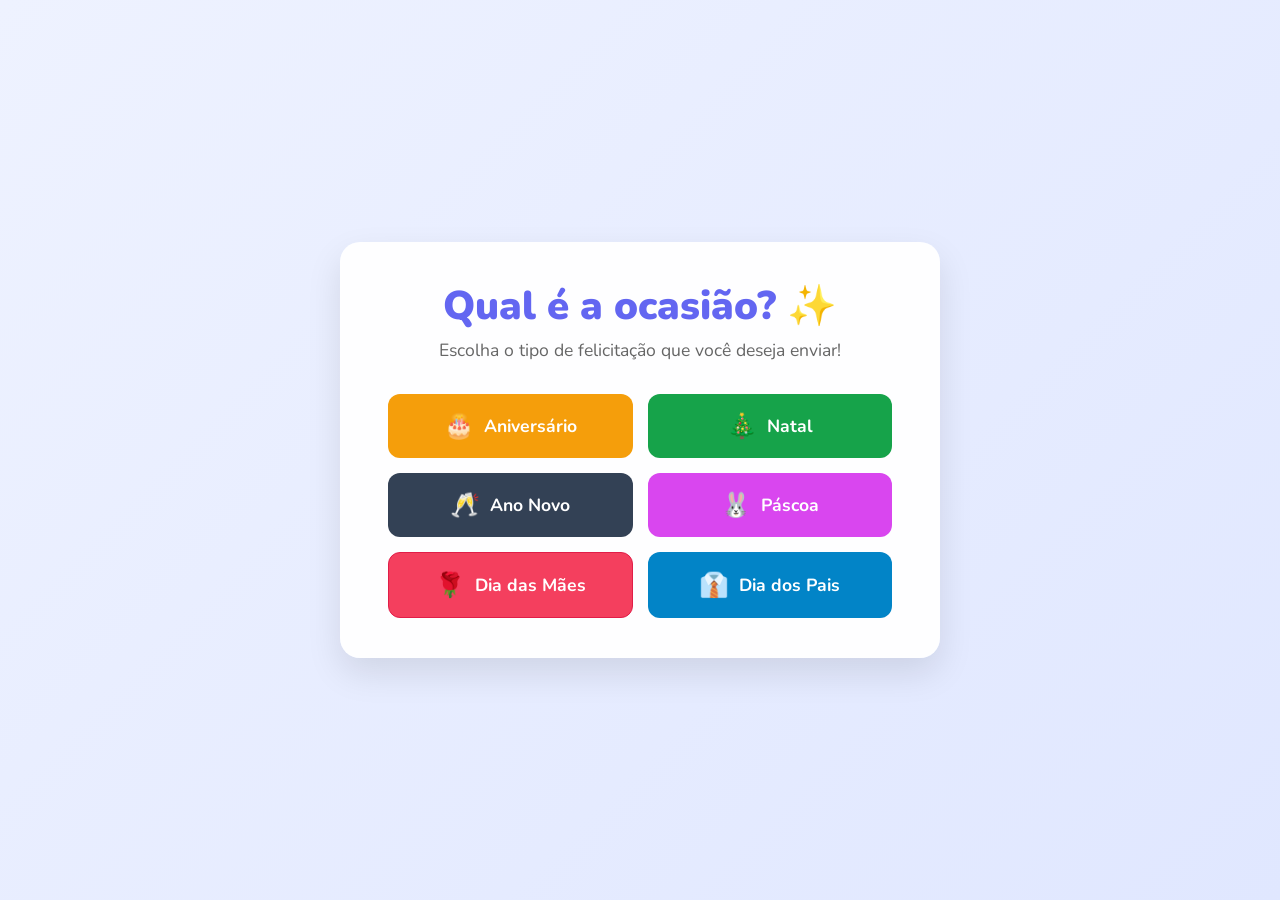
<file: index.html>
<!DOCTYPE html>
<html lang="pt-BR">
<head>
    <meta charset="UTF-8">
    <meta name="viewport" content="width=device-width, initial-scale=1.0">
    <title>Escolha a Celebração</title>
    <!-- Fonte bonita e amigável -->
    <link href="https://fonts.googleapis.com/css2?family=Nunito:wght@400;700;900&display=swap" rel="stylesheet">
    <link rel="stylesheet" href="style.css">
    <script async src="https://pagead2.googlesyndication.com/pagead/js/adsbygoogle.js?client=ca-pub-1970337791330138"
     crossorigin="anonymous"></script>
</head>
<body class="home-body fade-in index-page">
    <div class="card index-card">
        <h1>Qual é a ocasião? ✨</h1>
        <p class="subtitle">Escolha o tipo de felicitação que você deseja enviar!</p>
        
        <div class="themes-grid">
            <a href="name.html?theme=birthday" class="theme-btn theme-birthday">
                <span class="emoji">🎂</span> Aniversário
            </a>
            <a href="name.html?theme=christmas" class="theme-btn theme-christmas">
                <span class="emoji">🎄</span> Natal
            </a>
            <a href="name.html?theme=newyear" class="theme-btn theme-newyear">
                <span class="emoji">🥂</span> Ano Novo
            </a>
            <a href="name.html?theme=easter" class="theme-btn theme-easter">
                <span class="emoji">🐰</span> Páscoa
            </a>
            <a href="name.html?theme=mothersday" class="theme-btn theme-mothersday">
                <span class="emoji">🌹</span> Dia das Mães
            </a>
            <a href="name.html?theme=fathersday" class="theme-btn theme-fathersday">
                <span class="emoji">👔</span> Dia dos Pais
            </a>
        </div>
    </div>
</body>
</html>
</file>
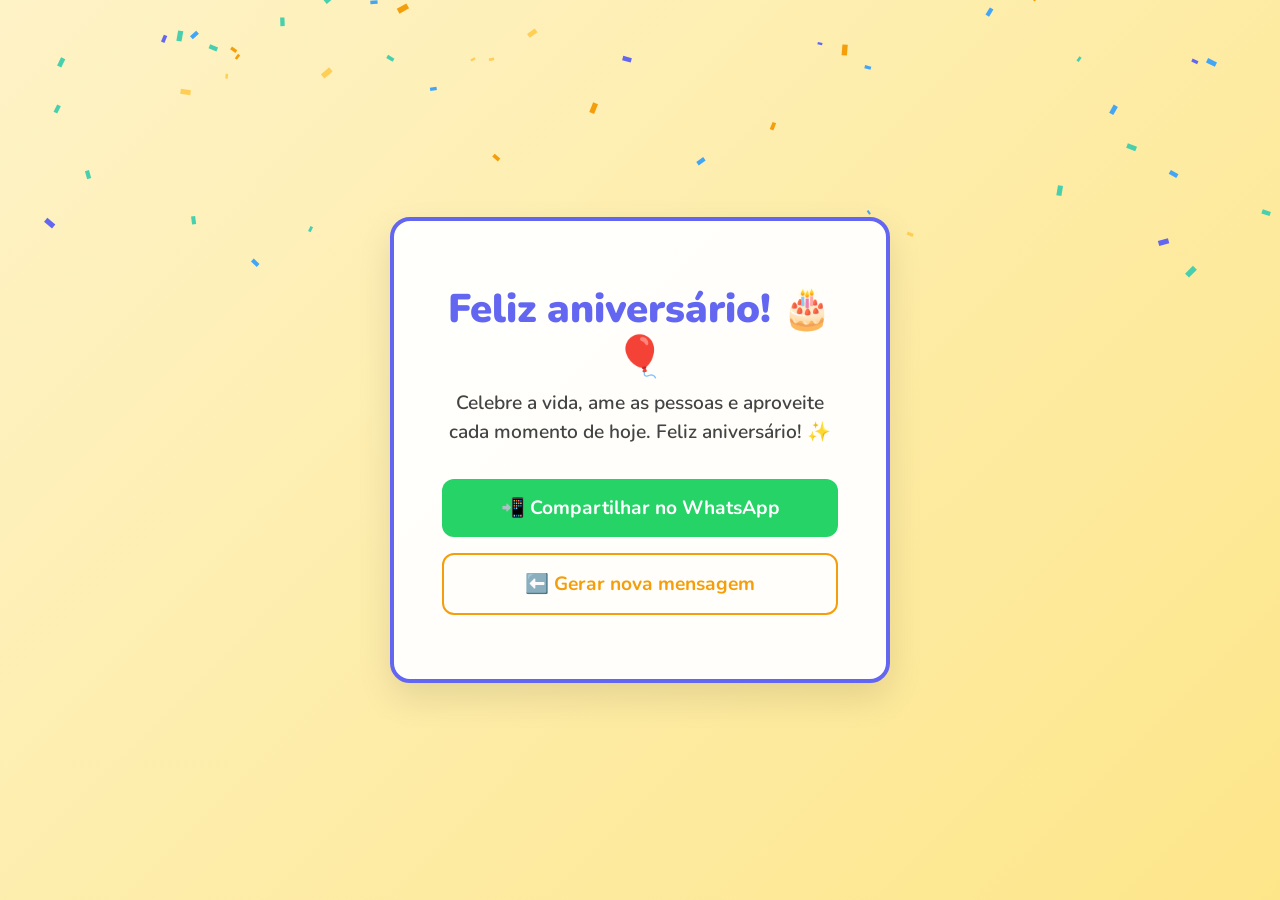
<file: birthday.html>
<!DOCTYPE html>
<html lang="pt-BR">
<head>
    <meta charset="UTF-8">
    <meta name="viewport" content="width=device-width, initial-scale=1.0">
    <title>Feliz Aniversário!</title>
    <link href="https://fonts.googleapis.com/css2?family=Nunito:wght@400;700;900&display=swap" rel="stylesheet">
    <link rel="stylesheet" href="style.css">
    <script async src="https://pagead2.googlesyndication.com/pagead/js/adsbygoogle.js?client=ca-pub-1970337791330138"
     crossorigin="anonymous"></script>
</head>
<body class="message-body birthday-theme">
    <canvas id="confettiCanvas"></canvas>

    <div class="balloons-container">
        <div class="balloon balloon-1"></div>
        <div class="balloon balloon-2"></div>
        <div class="balloon balloon-3"></div>
        <div class="balloon balloon-4"></div>
        <div class="balloon balloon-5"></div>
    </div>

    <div class="card message-card scale-in">
        <h1 id="mainTitle">Feliz aniversário! 🎂🎈</h1>
        <p class="wishes">...</p>
        
        <button id="shareBtn" class="btn whatsapp-btn">
            📲 Compartilhar no WhatsApp
        </button>
        <button id="newBtn" class="btn secondary-btn">
            ⬅️ Gerar nova mensagem
        </button>
    </div>

    <script src="message.js"></script>
</body>
</html>
</file>
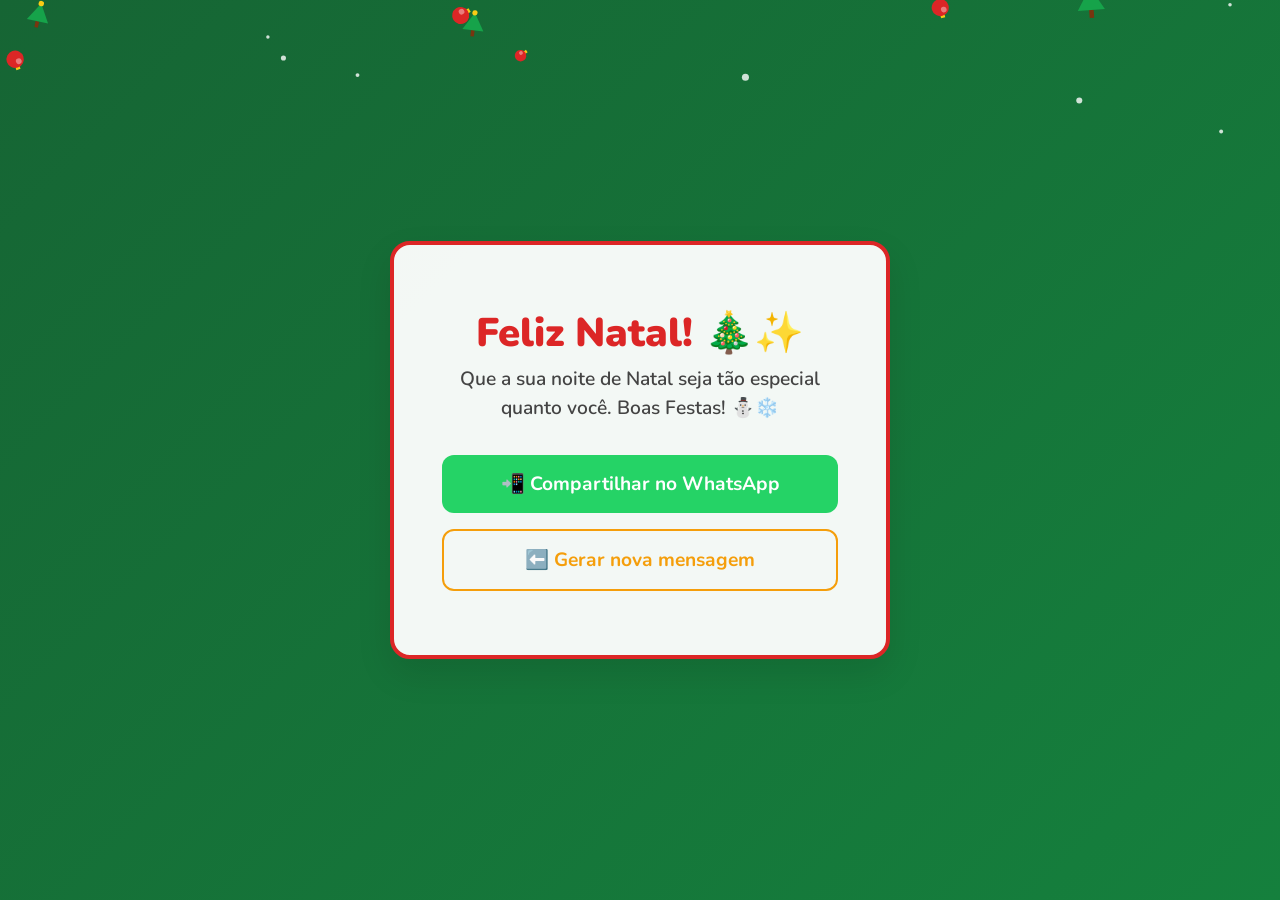
<file: christmas.html>
<!DOCTYPE html>
<html lang="pt-BR">
<head>
    <meta charset="UTF-8">
    <meta name="viewport" content="width=device-width, initial-scale=1.0">
    <title>Feliz Natal!</title>
    <link href="https://fonts.googleapis.com/css2?family=Nunito:wght@400;700;900&display=swap" rel="stylesheet">
    <link rel="stylesheet" href="style.css">
    <script async src="https://pagead2.googlesyndication.com/pagead/js/adsbygoogle.js?client=ca-pub-1970337791330138"
     crossorigin="anonymous"></script>
</head>
<body class="message-body christmas-theme">
    <canvas id="snowCanvas"></canvas>

    <div class="card message-card scale-in">
        <h1 id="mainTitle">Feliz Natal! 🎄✨</h1>
        <p class="wishes">...</p>
        
        <button id="shareBtn" class="btn whatsapp-btn">
            📲 Compartilhar no WhatsApp
        </button>
        <button id="newBtn" class="btn secondary-btn">
            ⬅️ Gerar nova mensagem
        </button>
    </div>

    <script src="message.js"></script>
</body>
</html>
</file>
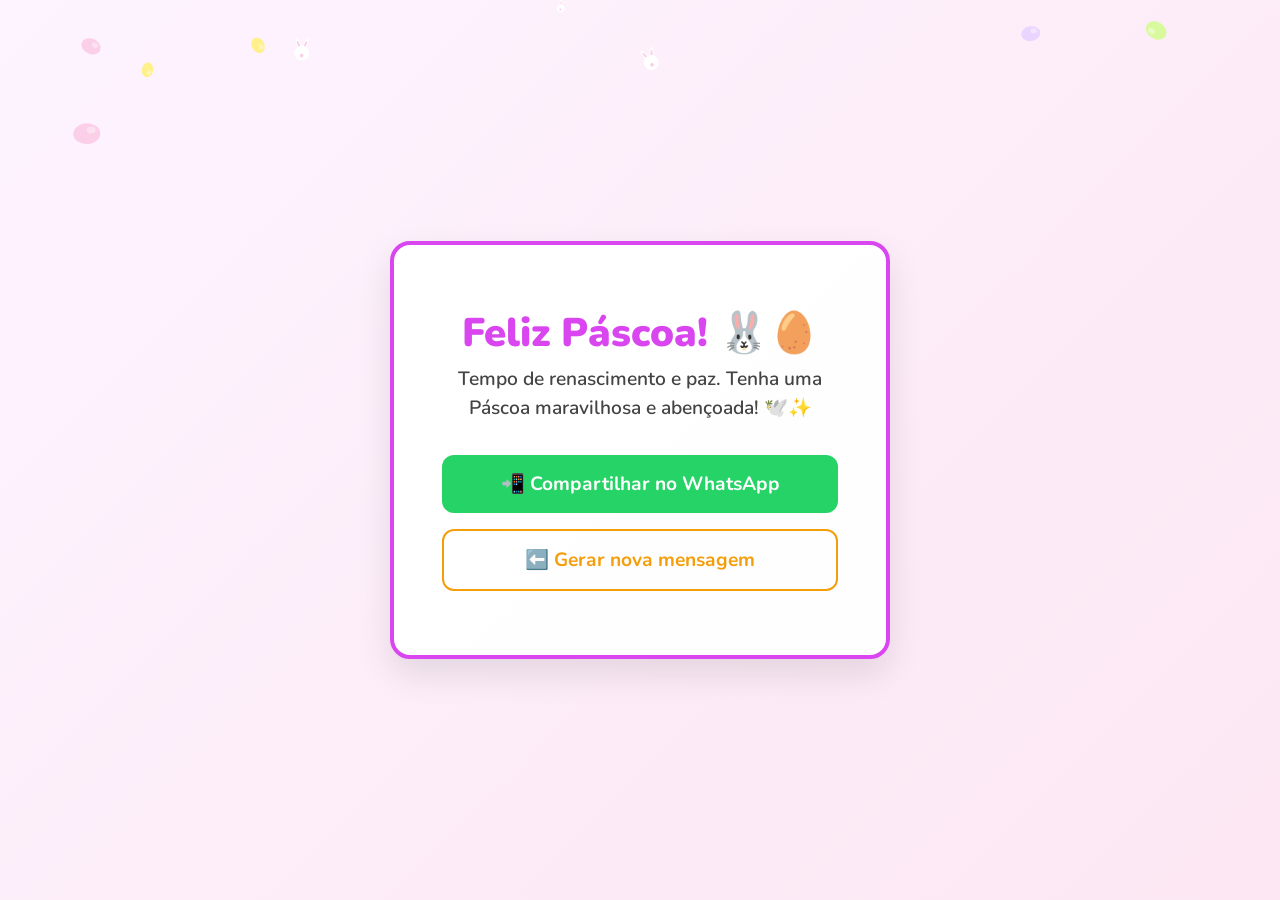
<file: easter.html>
<!DOCTYPE html>
<html lang="pt-BR">
<head>
    <meta charset="UTF-8">
    <meta name="viewport" content="width=device-width, initial-scale=1.0">
    <title>Feliz Páscoa!</title>
    <link href="https://fonts.googleapis.com/css2?family=Nunito:wght@400;700;900&display=swap" rel="stylesheet">
    <link rel="stylesheet" href="style.css">
    <script async src="https://pagead2.googlesyndication.com/pagead/js/adsbygoogle.js?client=ca-pub-1970337791330138"
     crossorigin="anonymous"></script>
</head>
<body class="message-body easter-theme">
    <canvas id="easterCanvas"></canvas>
    
    <div class="card message-card scale-in">
        <h1 id="mainTitle">Feliz Páscoa! 🐰🥚</h1>
        <p class="wishes">...</p>
        
        <button id="shareBtn" class="btn whatsapp-btn">
            📲 Compartilhar no WhatsApp
        </button>
        <button id="newBtn" class="btn secondary-btn">
            ⬅️ Gerar nova mensagem
        </button>
    </div>

    <script src="message.js"></script>
</body>
</html>
</file>
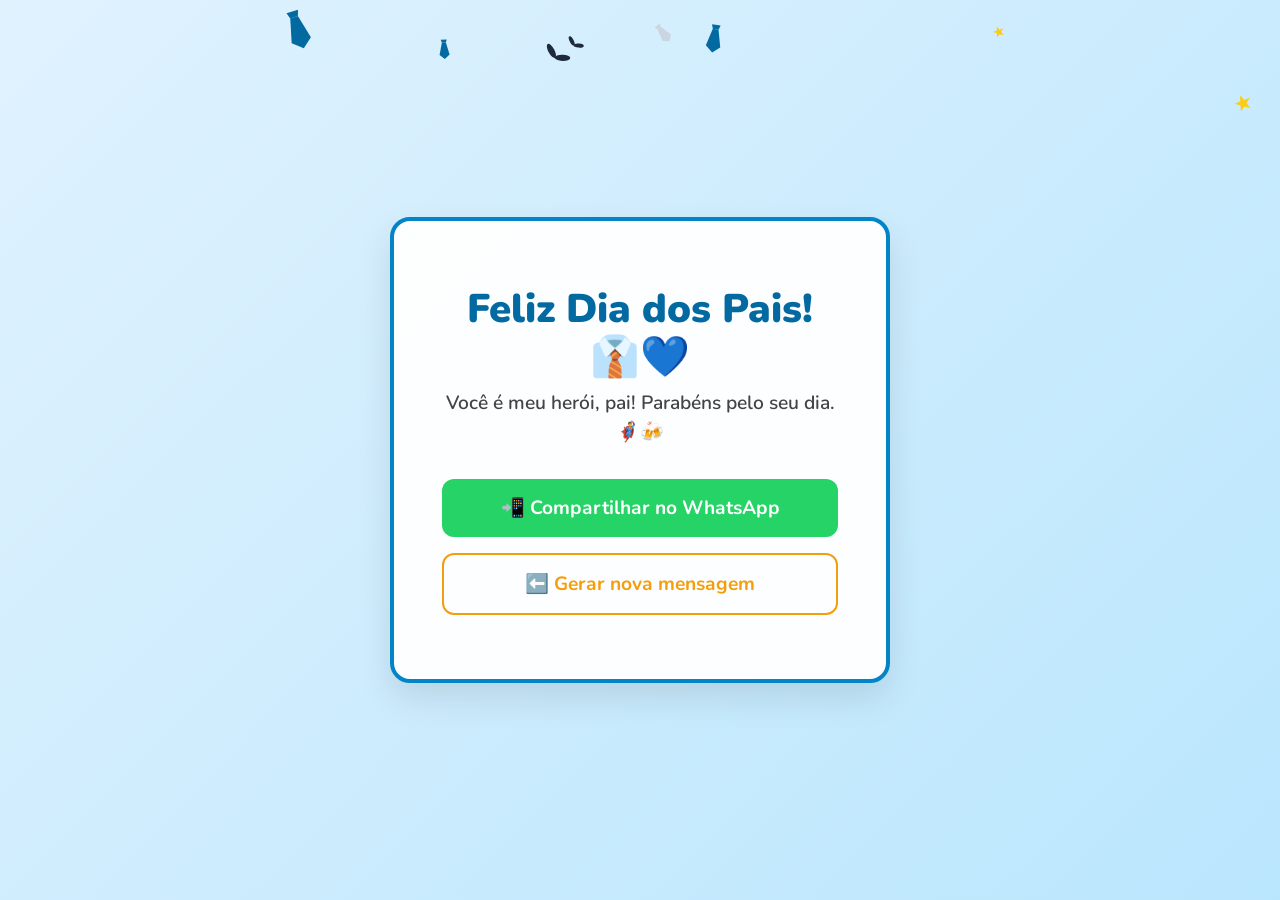
<file: fathersday.html>
<!DOCTYPE html>
<html lang="pt-BR">
<head>
    <meta charset="UTF-8">
    <meta name="viewport" content="width=device-width, initial-scale=1.0">
    <title>Feliz Dia dos Pais!</title>
    <link href="https://fonts.googleapis.com/css2?family=Nunito:wght@400;700;900&display=swap" rel="stylesheet">
    <link rel="stylesheet" href="style.css">
    <script async src="https://pagead2.googlesyndication.com/pagead/js/adsbygoogle.js?client=ca-pub-1970337791330138"
     crossorigin="anonymous"></script>
</head>
<body class="message-body fathersday-theme">
    <canvas id="fathersdayCanvas"></canvas>

    <div class="card message-card scale-in">
        <h1 id="mainTitle">Feliz Dia dos Pais! 👔💙</h1>
        <p class="wishes">...</p>
        
        <button id="shareBtn" class="btn whatsapp-btn">
            📲 Compartilhar no WhatsApp
        </button>
        <button id="newBtn" class="btn secondary-btn">
            ⬅️ Gerar nova mensagem
        </button>
    </div>

    <script src="message.js"></script>
</body>
</html>
</file>
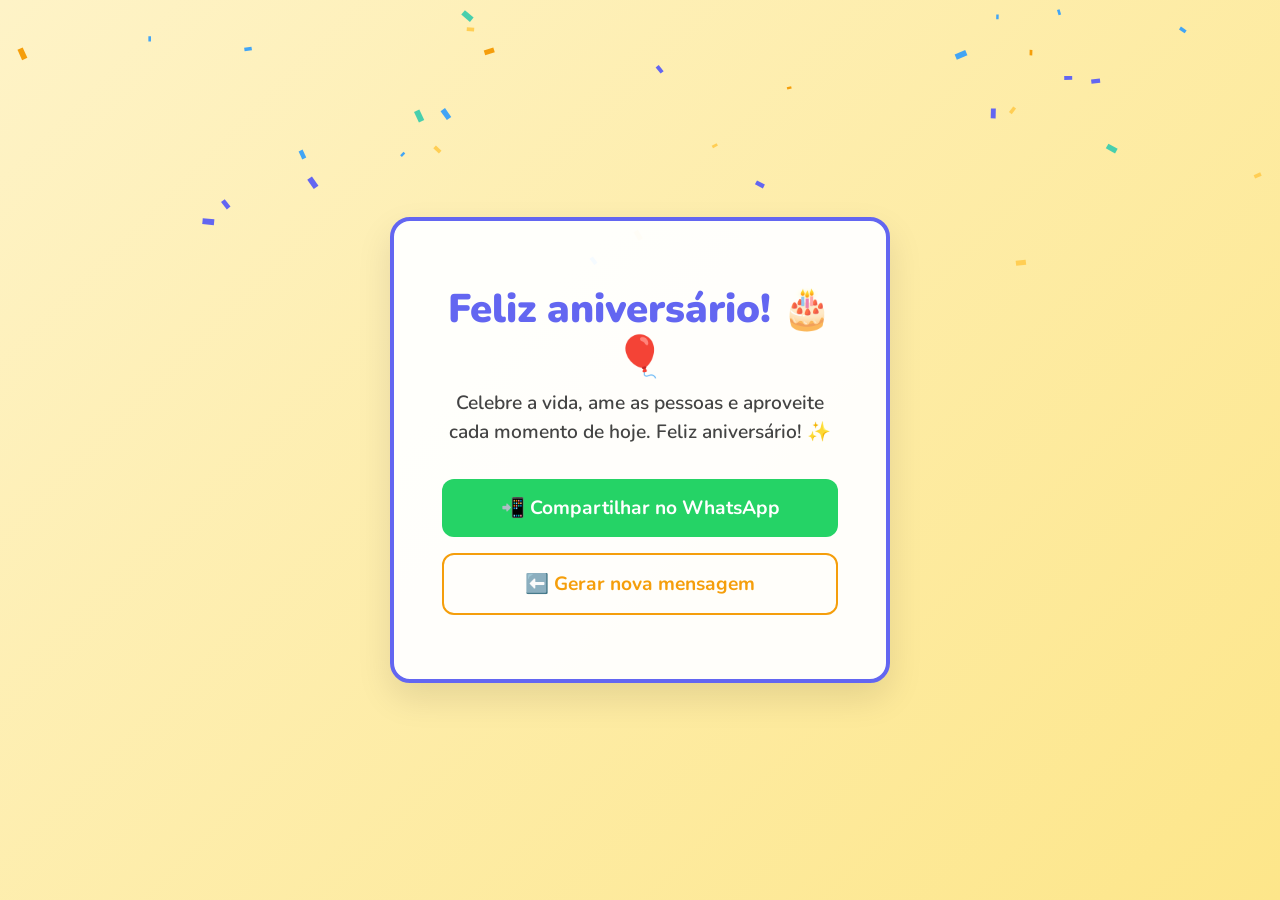
<file: message.html>
<!DOCTYPE html>
<html lang="pt-BR">
<head>
    <meta charset="UTF-8">
    <meta name="viewport" content="width=device-width, initial-scale=1.0">
    <title>Feliz Aniversário!</title>
    <link href="https://fonts.googleapis.com/css2?family=Nunito:wght@400;700;900&display=swap" rel="stylesheet">
    <link rel="stylesheet" href="style.css">
</head>
<body class="message-body">
    <!-- Canvas onde os confetes serão desenhados via JavaScript -->
    <canvas id="confettiCanvas"></canvas>

    <!-- Balões decorativos feitos com CSS puro -->
    <div class="balloons-container">
        <div class="balloon balloon-1"></div>
        <div class="balloon balloon-2"></div>
        <div class="balloon balloon-3"></div>
        <div class="balloon balloon-4"></div>
        <div class="balloon balloon-5"></div>
    </div>

    <div class="card message-card scale-in">
        <h1 id="bdayMessage">Feliz aniversário! 🎂🎈</h1>
        <p class="wishes">Que o seu dia seja repleto de alegria, sorrisos e momentos inesquecíveis! Parabéns! 🥳</p>
        
        <button id="shareBtn" class="btn whatsapp-btn">
            📲 Compartilhar no WhatsApp
        </button>
        <button id="newBtn" class="btn secondary-btn">
            ⬅️ Gerar nova mensagem
        </button>
    </div>

    <script src="message.js"></script>
</body>
</html>
</file>
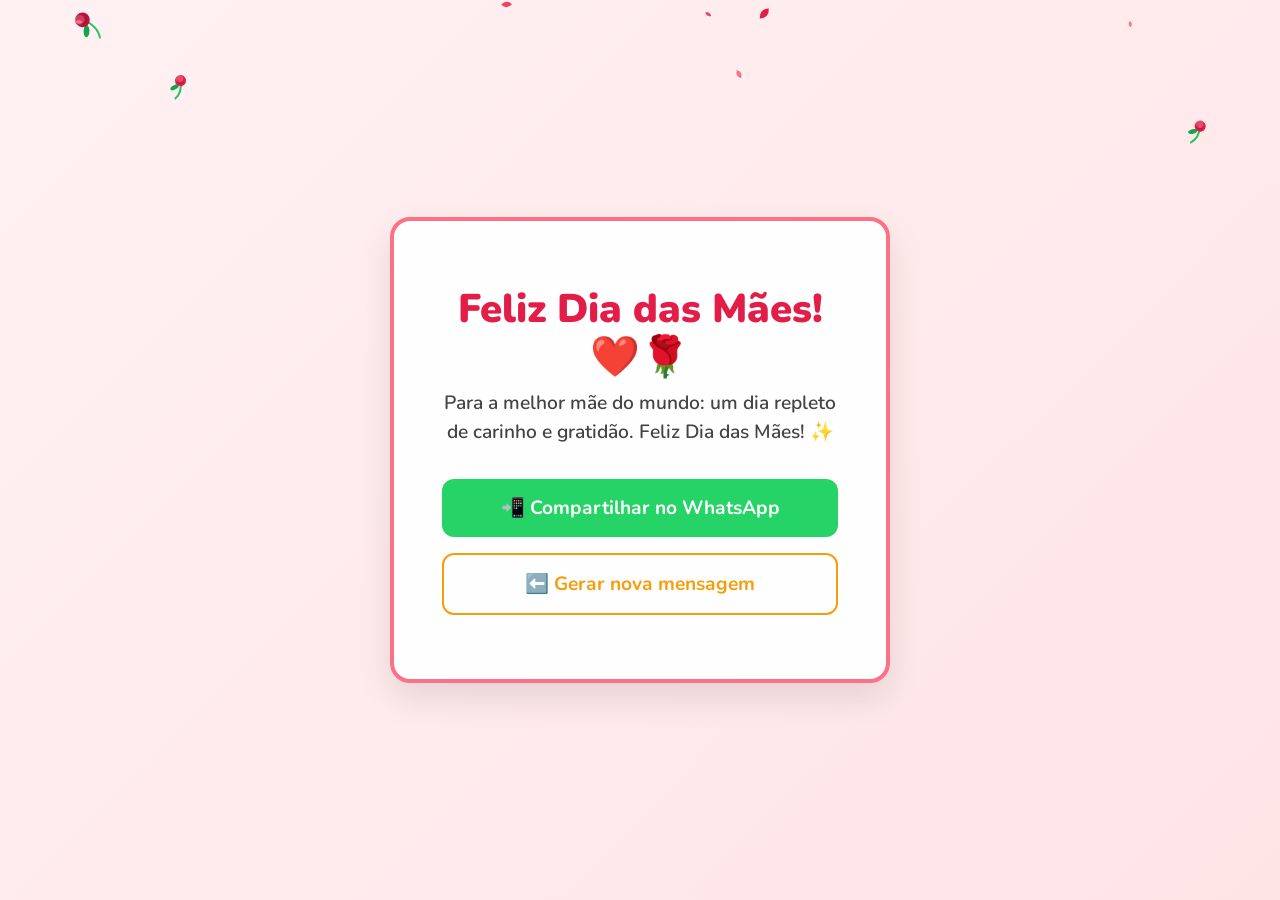
<file: mothersday.html>
<!DOCTYPE html>
<html lang="pt-BR">
<head>
    <meta charset="UTF-8">
    <meta name="viewport" content="width=device-width, initial-scale=1.0">
    <title>Feliz Dia das Mães!</title>
    <link href="https://fonts.googleapis.com/css2?family=Nunito:wght@400;700;900&display=swap" rel="stylesheet">
    <link rel="stylesheet" href="style.css">
    <script async src="https://pagead2.googlesyndication.com/pagead/js/adsbygoogle.js?client=ca-pub-1970337791330138"
     crossorigin="anonymous"></script>
</head>
<body class="message-body mothersday-theme">
    <canvas id="mothersdayCanvas"></canvas>
    
    <div class="card message-card scale-in">
        <h1 id="mainTitle">Feliz Dia das Mães! ❤️🌹</h1>
        <p class="wishes">...</p>
        
        <button id="shareBtn" class="btn whatsapp-btn">
            📲 Compartilhar no WhatsApp
        </button>
        <button id="newBtn" class="btn secondary-btn">
            ⬅️ Gerar nova mensagem
        </button>
    </div>

    <script src="message.js"></script>
</body>
</html>
</file>
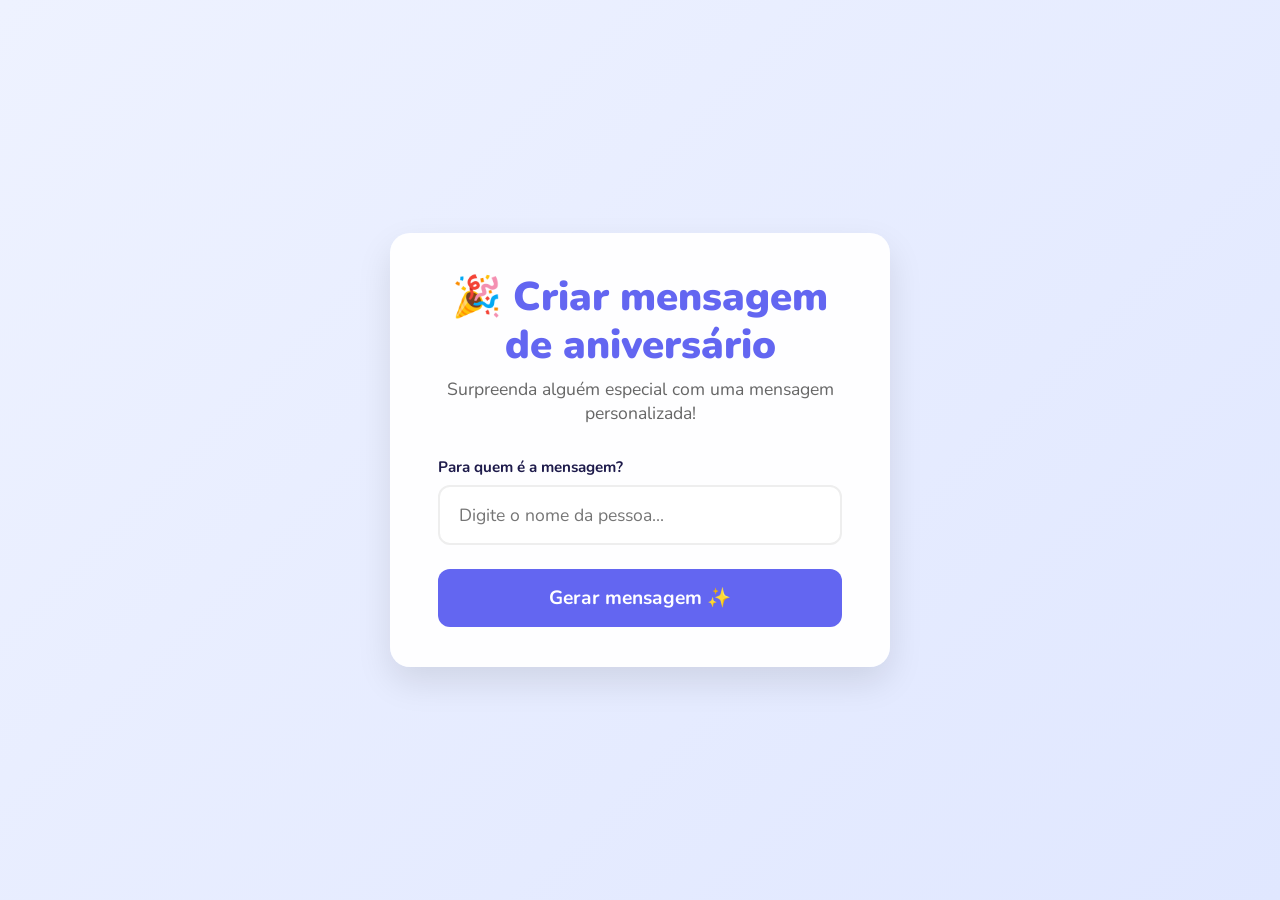
<file: name.html>
<!DOCTYPE html>
<html lang="pt-BR">

<head>
    <meta charset="UTF-8">
    <meta name="viewport" content="width=device-width, initial-scale=1.0">
    <title>Gerador de Mensagem de Aniversário</title>
    <!-- Fonte bonita e amigável para dar um tom de celebração -->
    <link href="https://fonts.googleapis.com/css2?family=Nunito:wght@400;700;900&display=swap" rel="stylesheet">
    <link rel="stylesheet" href="style.css">
    <script async src="https://pagead2.googlesyndication.com/pagead/js/adsbygoogle.js?client=ca-pub-1970337791330138"
     crossorigin="anonymous"></script>
</head>

<body class="home-body fade-in">
    <div class="card">
        <h1 id="pageTitle">🎉 Criar mensagem<br>de felicitação</h1>
        <p class="subtitle">Surpreenda alguém especial com uma mensagem personalizada!</p>

        <div class="input-group">
            <label for="nameInput">Para quem é a mensagem?</label>
            <input type="text" id="nameInput" placeholder="Digite o nome da pessoa..." autocomplete="off">
            <span id="errorMsg" class="error-msg">Por favor, informe um nome.</span>
        </div>

        <button id="generateBtn" class="btn primary-btn">
            Gerar mensagem ✨
        </button>
    </div>

    <!-- Referência ao arquivo JavaScript principal -->
    <script src="script.js"></script>
</body>

</html>
</file>
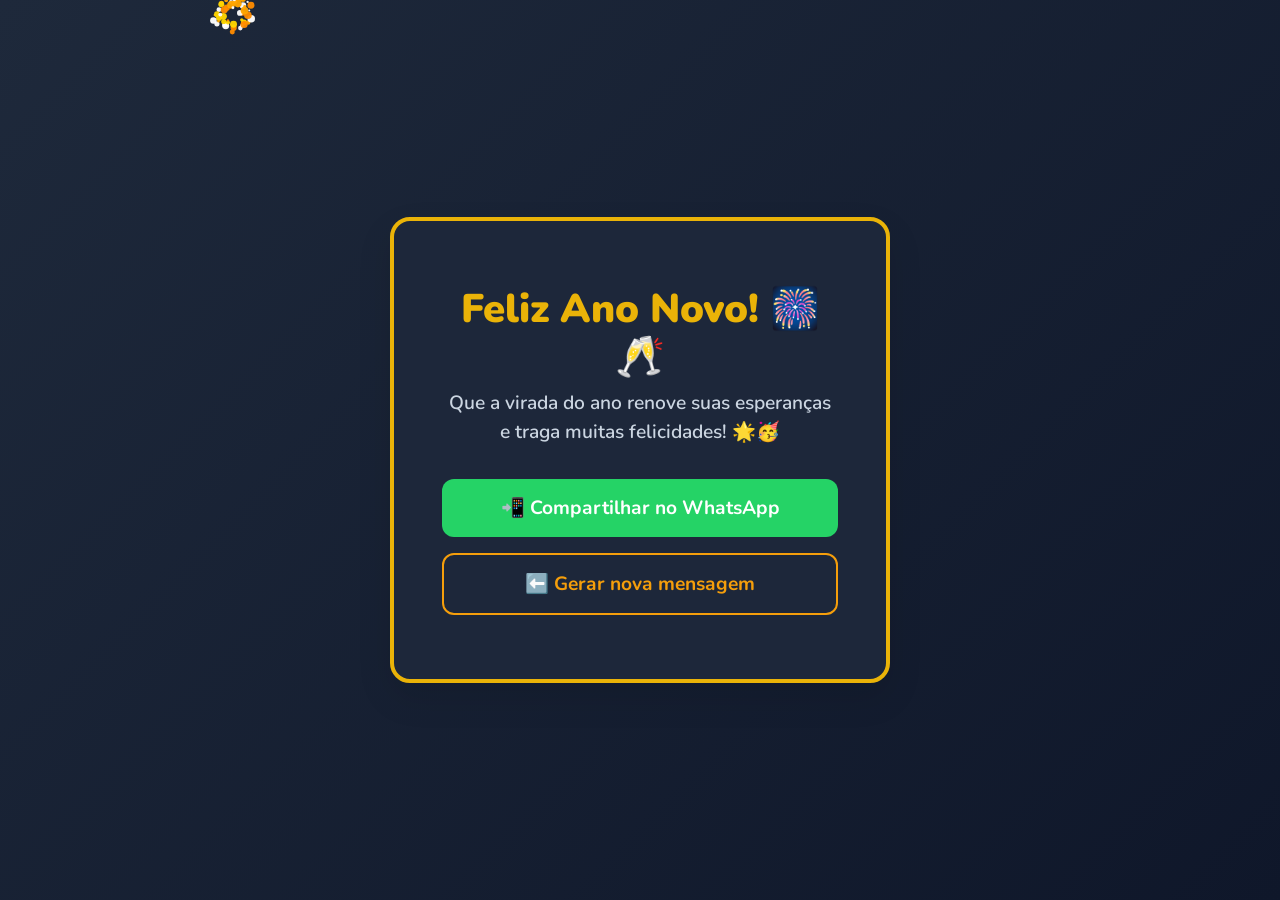
<file: newyear.html>
<!DOCTYPE html>
<html lang="pt-BR">
<head>
    <meta charset="UTF-8">
    <meta name="viewport" content="width=device-width, initial-scale=1.0">
    <title>Feliz Ano Novo!</title>
    <link href="https://fonts.googleapis.com/css2?family=Nunito:wght@400;700;900&display=swap" rel="stylesheet">
    <link rel="stylesheet" href="style.css">
    <script async src="https://pagead2.googlesyndication.com/pagead/js/adsbygoogle.js?client=ca-pub-1970337791330138"
     crossorigin="anonymous"></script>
</head>
<body class="message-body newyear-theme">
    <canvas id="fireworksCanvas"></canvas>

    <div class="card message-card scale-in">
        <h1 id="mainTitle">Feliz Ano Novo! 🎆🥂</h1>
        <p class="wishes">...</p>
        
        <button id="shareBtn" class="btn whatsapp-btn">
            📲 Compartilhar no WhatsApp
        </button>
        <button id="newBtn" class="btn secondary-btn">
            ⬅️ Gerar nova mensagem
        </button>
    </div>

    <script src="message.js"></script>
</body>
</html>
</file>
<file: style.css>
/* Variáveis globais de design para dar um ar moderno e festivo */
:root {
    --primary-col: #6366F1;   /* Indigo vibrante (Unissex) */
    --hover-col: #4F46E5;     /* Indigo mais escuro para hover */
    --secondary-col: #F59E0B; /* Âmbar/Laranja para o botão secundário */
    --text-dark: #1E1B4B;     /* Azul escuro quase preto para texto */
    --text-white: #FFFFFF;    /* Branco puro */
    --bg-gradient-home: linear-gradient(135deg, #EEF2FF 0%, #E0E7FF 100%);
    --bg-gradient-msg: linear-gradient(135deg, #FEF3C7 0%, #FDE68A 100%);
    --card-bg: rgba(255, 255, 255, 0.95);
    --shadow-main: 0px 15px 35px rgba(0,0,0,0.1);
    --radius: 20px;
    --font-main: 'Nunito', sans-serif;
}

/* Reset básico */
* {
    margin: 0;
    padding: 0;
    box-sizing: border-box;
}

body {
    font-family: var(--font-main);
    color: var(--text-dark);
    min-height: 100vh;
    display: flex;
    align-items: center;
    justify-content: center;
    overflow-x: hidden;
}

/* Planos de fundo baseados em cada página */
.home-body { background: var(--bg-gradient-home); }
.message-body { background: var(--bg-gradient-msg); overflow: hidden; /* Evita rolagem com as animações */ }

/* Container estilo Cartão */
.card {
    background: var(--card-bg);
    padding: 2.5rem 3rem;
    border-radius: var(--radius);
    box-shadow: var(--shadow-main);
    text-align: center;
    max-width: 500px;
    width: 90%;
    position: relative;
    z-index: 10;
}

/* Estilos de tipografia */
h1 {
    font-size: 2.5rem;
    font-weight: 900;
    color: var(--primary-col);
    line-height: 1.2;
    margin-bottom: 0.5rem;
}

.subtitle {
    font-size: 1.1rem;
    color: #666;
    margin-bottom: 2rem;
}

/* Grupo de Input em Tela Inicial */
.input-group {
    display: flex;
    flex-direction: column;
    align-items: flex-start;
    margin-bottom: 1.5rem;
    width: 100%;
}

.input-group label {
    font-weight: 700;
    margin-bottom: 0.5rem;
    font-size: 0.95rem;
}

input {
    width: 100%;
    padding: 1rem 1.2rem;
    font-size: 1.1rem;
    font-family: var(--font-main);
    border: 2px solid #EEE;
    border-radius: 12px;
    outline: none;
    transition: all 0.3s ease;
}

input:focus {
    border-color: var(--primary-col);
    box-shadow: 0 0 0 4px rgba(99, 102, 241, 0.2);
}

.error-msg {
    color: #E53935;
    font-size: 0.85rem;
    margin-top: 0.5rem;
    font-weight: 700;
    display: none; /* Escondido por padrão, e só exibe quando tem erro */
}
.error-msg.visible {
    display: block;
}

/* Botões */
.btn {
    width: 100%;
    padding: 1rem;
    font-size: 1.2rem;
    font-weight: 700;
    font-family: var(--font-main);
    border: none;
    border-radius: 12px;
    cursor: pointer;
    transition: transform 0.2s ease, background 0.3s ease;
    display: inline-block;
}

.primary-btn {
    background: var(--primary-col);
    color: var(--text-white);
}

.primary-btn:hover {
    background: var(--hover-col);
    transform: translateY(-2px);
}

.primary-btn:active {
    transform: translateY(1px);
}

.secondary-btn {
    background: transparent;
    color: var(--secondary-col);
    border: 2px solid var(--secondary-col);
    margin-top: 1rem;
}

.secondary-btn:hover {
    background: var(--secondary-col);
    color: var(--text-white);
    transform: translateY(-2px);
}

.whatsapp-btn {
    background: #25D366;
    color: var(--text-white);
    margin-top: 2rem;
}

.whatsapp-btn:hover {
    background: #128C7E;
    transform: translateY(-2px);
}


/* --- ESTILOS ESPECÍFICOS DA PÁGINA 2 --- */
.message-card {
    padding: 4rem 3rem;
    border: 4px solid var(--primary-col);
}

.wishes {
    font-size: 1.2rem;
    font-weight: 600;
    line-height: 1.5;
    color: #444;
}

/* Animações Keyframes para Entrada da Página */
.fade-in {
    animation: fadeIn 0.8s ease forwards;
}

.scale-in {
    animation: scaleIn 0.8s cubic-bezier(0.175, 0.885, 0.32, 1.275) forwards;
}

@keyframes fadeIn {
    from { opacity: 0; transform: translateY(20px); }
    to { opacity: 1; transform: translateY(0); }
}

@keyframes scaleIn {
    from { opacity: 0; transform: scale(0.8); }
    to { opacity: 1; transform: scale(1); }
}

/* Animação Erro (Tremida) */
.shake {
    animation: shakeAnim 0.4s cubic-bezier(.36,.07,.19,.97) both;
}

@keyframes shakeAnim {
    10%, 90% { transform: translate3d(-1px, 0, 0); }
    20%, 80% { transform: translate3d(2px, 0, 0); }
    30%, 50%, 70% { transform: translate3d(-4px, 0, 0); }
    40%, 60% { transform: translate3d(4px, 0, 0); }
}

/* Configuração do Canvas dos confetes */
#confettiCanvas {
    position: fixed;
    top: 0;
    left: 0;
    width: 100vw;
    height: 100vh;
    pointer-events: none; /* Permite clique no cartão atrás dele */
    z-index: 5;
}

/* Balões em CSS */
.balloons-container {
    position: fixed;
    bottom: -150px; /* Começa fora de tela, em baixo */
    width: 100%;
    z-index: 1;
    display: flex;
    justify-content: space-between;
    padding: 0 5%;
    pointer-events: none;
}

.balloon {
    width: 60px;
    height: 80px;
    border-radius: 50% 50% 50% 50% / 60% 60% 40% 40%;
    position: relative;
    opacity: 0.9;
    box-shadow: inset -5px -5px 15px rgba(0,0,0,0.1);
    animation: floatUp 8s infinite linear;
}

.balloon::after {
    content: '';
    position: absolute;
    bottom: -8px;
    left: 50%;
    transform: translateX(-50%);
    width: 0;
    height: 0;
    border-left: 6px solid transparent;
    border-right: 6px solid transparent;
}

/* Caudinha do balão (linha) */
.balloon::before {
    content: '';
    position: absolute;
    bottom: -50px;
    left: 50%;
    width: 1px;
    height: 50px;
    background: rgba(0,0,0,0.2);
}

/* Cores e atrasos diferentes para os balões para não subirem juntos */
.balloon-1 { background: #FF5252; left: 10%; animation-duration: 9s; }
.balloon-1::after { border-bottom: 10px solid #FF5252; }

.balloon-2 { background: #FFEB3B; left: 30%; animation-duration: 12s; animation-delay: 2s; }
.balloon-2::after { border-bottom: 10px solid #FFEB3B; }

.balloon-3 { background: #4CAF50; left: 50%; animation-duration: 8s; animation-delay: 1s; }
.balloon-3::after { border-bottom: 10px solid #4CAF50; }

.balloon-4 { background: #2196F3; left: 70%; animation-duration: 11s; animation-delay: 3s; }
.balloon-4::after { border-bottom: 10px solid #2196F3; }

.balloon-5 { background: #9C27B0; left: 90%; animation-duration: 10s; animation-delay: 0.5s; }
.balloon-5::after { border-bottom: 10px solid #9C27B0; }

@keyframes floatUp {
    0% { transform: translateY(0) rotate(0deg); }
    50% { transform: translateY(-60vh) rotate(5deg); }
    100% { transform: translateY(-120vh) rotate(-5deg); }
}

/* Responsividade básica para telas menores */
@media (max-width: 600px) {
    h1 { font-size: 2rem; }
    .card { padding: 2rem 1.5rem; }
    .balloon { width: 45px; height: 60px; }
    .themes-grid { grid-template-columns: 1fr; }
}

/* Temas Específicos */
.birthday-theme { background: var(--bg-gradient-msg); }

.christmas-theme { background: linear-gradient(135deg, #166534 0%, #15803d 100%); }
.christmas-theme .message-card { border-color: #dc2626; }
.christmas-theme h1 { color: #dc2626; }

.newyear-theme { background: linear-gradient(135deg, #1e293b 0%, #0f172a 100%); }
.newyear-theme .message-card { border-color: #eab308; }
.newyear-theme h1 { color: #eab308; }
.newyear-theme .wishes { color: #cbd5e1; }
.newyear-theme .card { background: rgba(30, 41, 59, 0.95); }

.easter-theme { background: linear-gradient(135deg, #fdf4ff 0%, #fce7f3 100%); }
.easter-theme .message-card { border-color: #d946ef; }
.easter-theme h1 { color: #d946ef; }

.mothersday-theme { background: linear-gradient(135deg, #fff1f2 0%, #ffe4e6 100%); }
.mothersday-theme .message-card { border-color: #fb7185; }
.mothersday-theme h1 { color: #e11d48; }

.fathersday-theme { background: linear-gradient(135deg, #e0f2fe 0%, #bae6fd 100%); }
.fathersday-theme .message-card { border-color: #0284c7; }
.fathersday-theme h1 { color: #0369a1; }

/* Index Grid */
.index-page .index-card {
    max-width: 600px;
}
.themes-grid {
    display: grid;
    grid-template-columns: 1fr 1fr;
    gap: 15px;
    margin-top: 1.5rem;
}
.theme-btn {
    display: flex;
    align-items: center;
    justify-content: center;
    gap: 10px;
    padding: 1rem;
    font-size: 1.1rem;
    font-weight: 700;
    text-decoration: none;
    border-radius: 12px;
    color: var(--text-white);
    transition: transform 0.2s ease, filter 0.2s ease;
}
.theme-btn:hover {
    transform: translateY(-3px);
    filter: brightness(1.1);
}
.theme-birthday { background: #F59E0B; }
.theme-christmas { background: #16a34a; }
.theme-newyear { background: #334155; }
.theme-easter { background: #d946ef; }
.theme-mothersday { background: #f43f5e; border: 1px solid #e11d48; }
.theme-fathersday { background: #0284c7; }
.emoji { font-size: 1.5rem; }

/* Menos padding em mobile para o grid caber bem */
@media (max-width: 400px) {
    .themes-grid { gap: 10px; }
    .theme-btn { padding: 0.8rem; font-size: 1rem; }
}

/* Canvas auxiliares */
#snowCanvas, #fireworksCanvas, #easterCanvas, #mothersdayCanvas, #fathersdayCanvas {
    position: fixed;
    top: 0;
    left: 0;
    width: 100vw;
    height: 100vh;
    pointer-events: none;
    z-index: 5;
}
</file>
